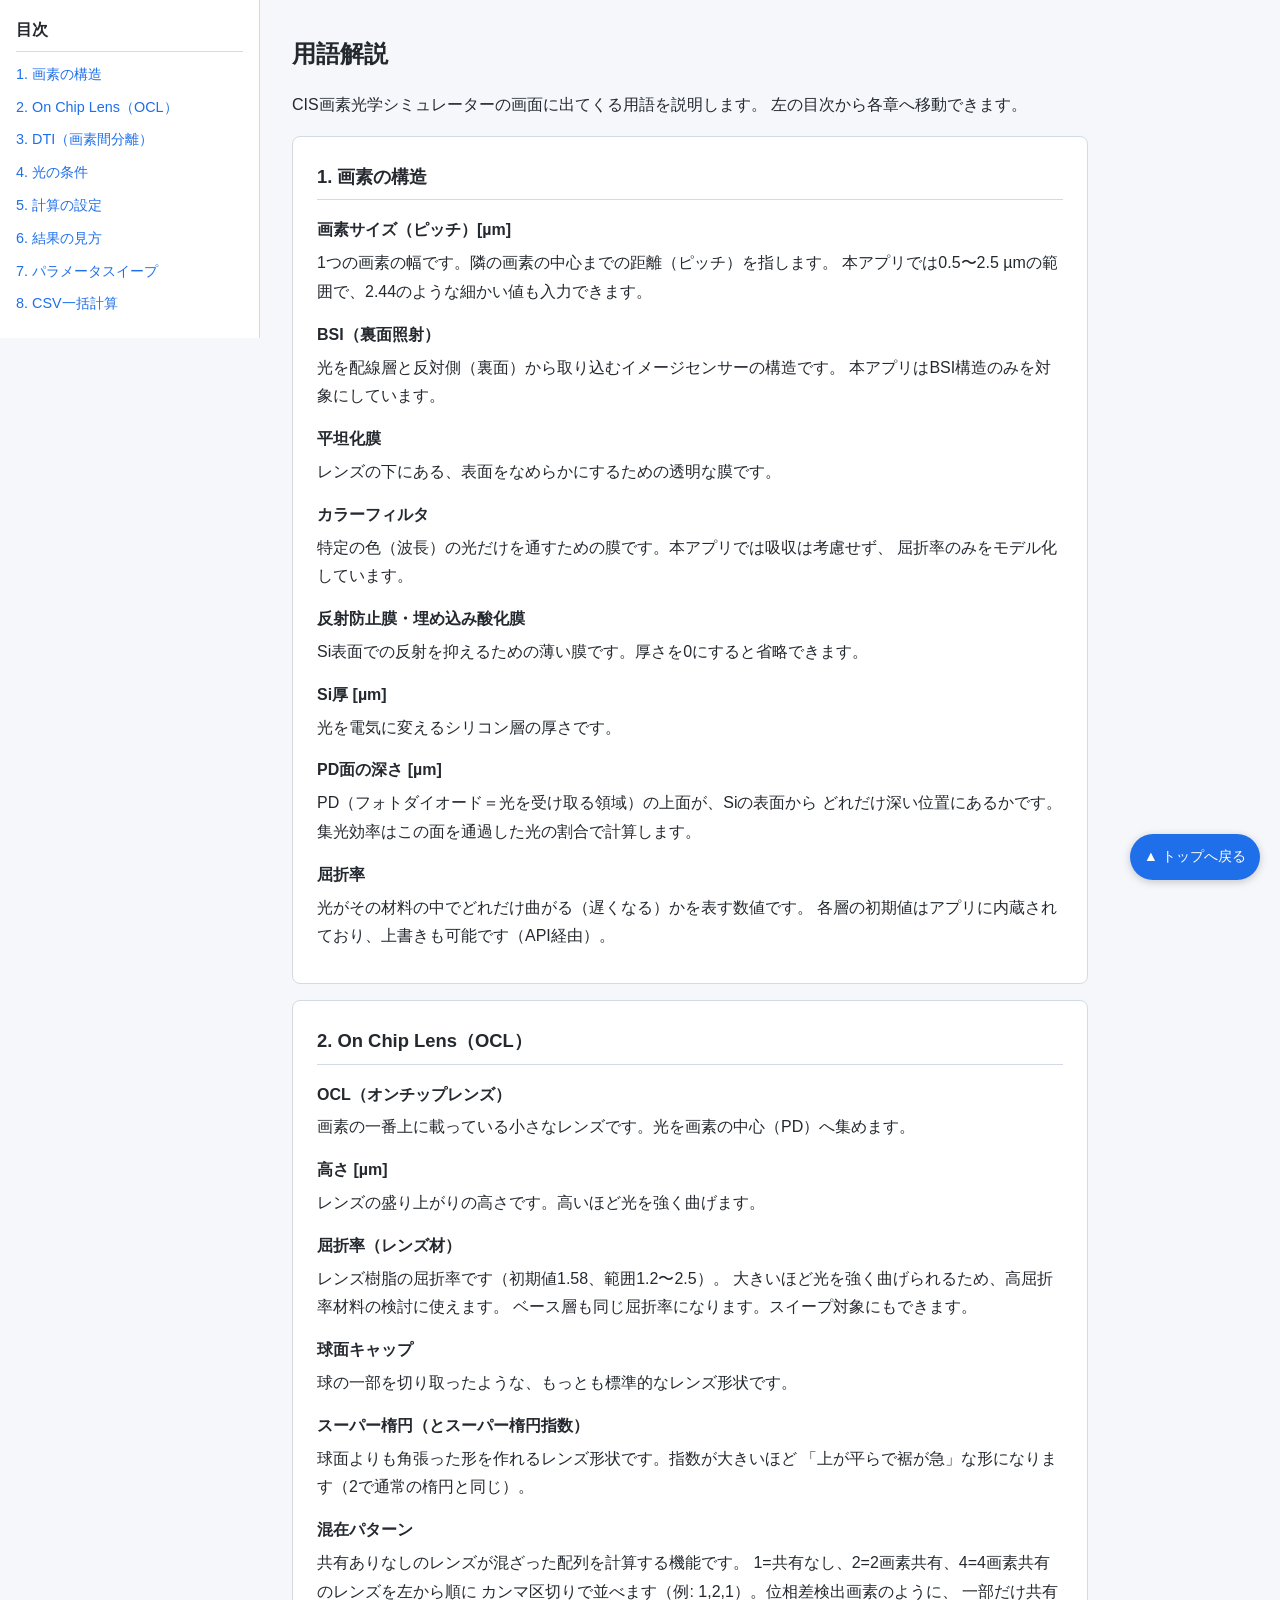
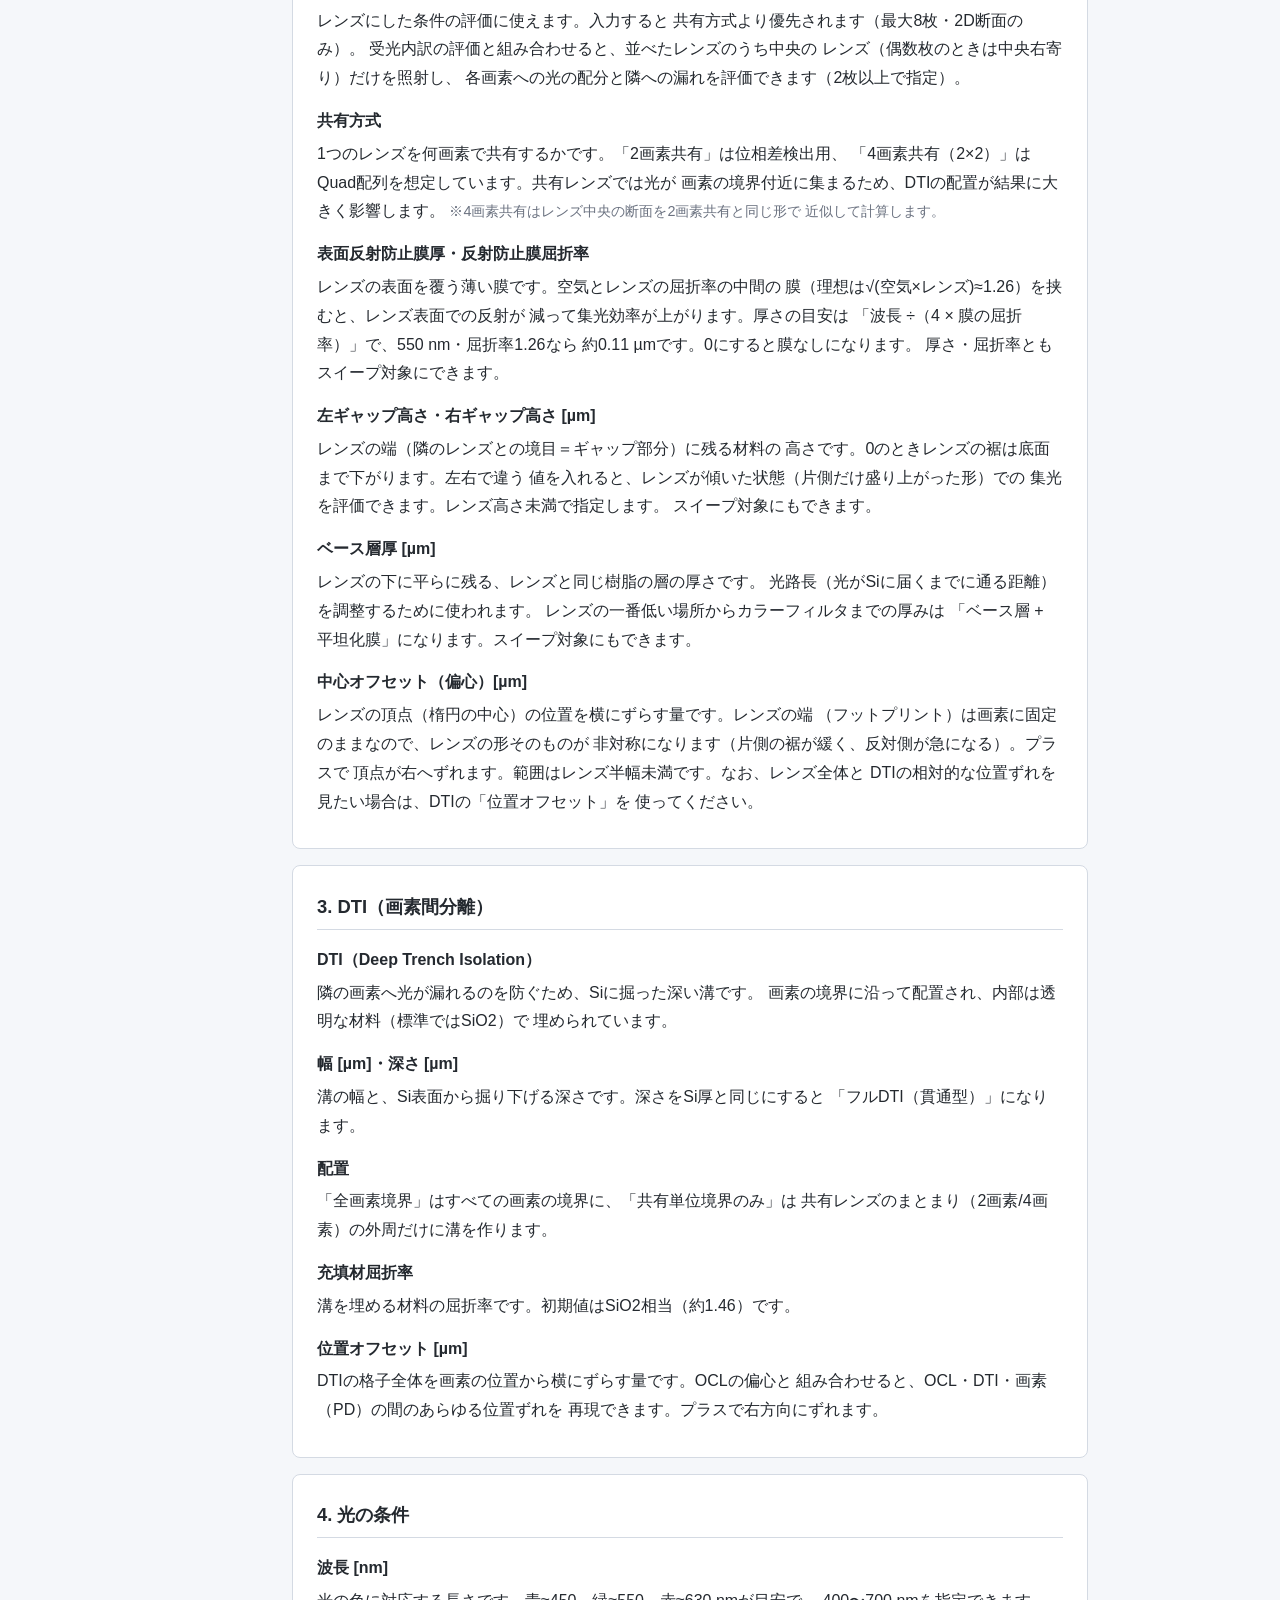
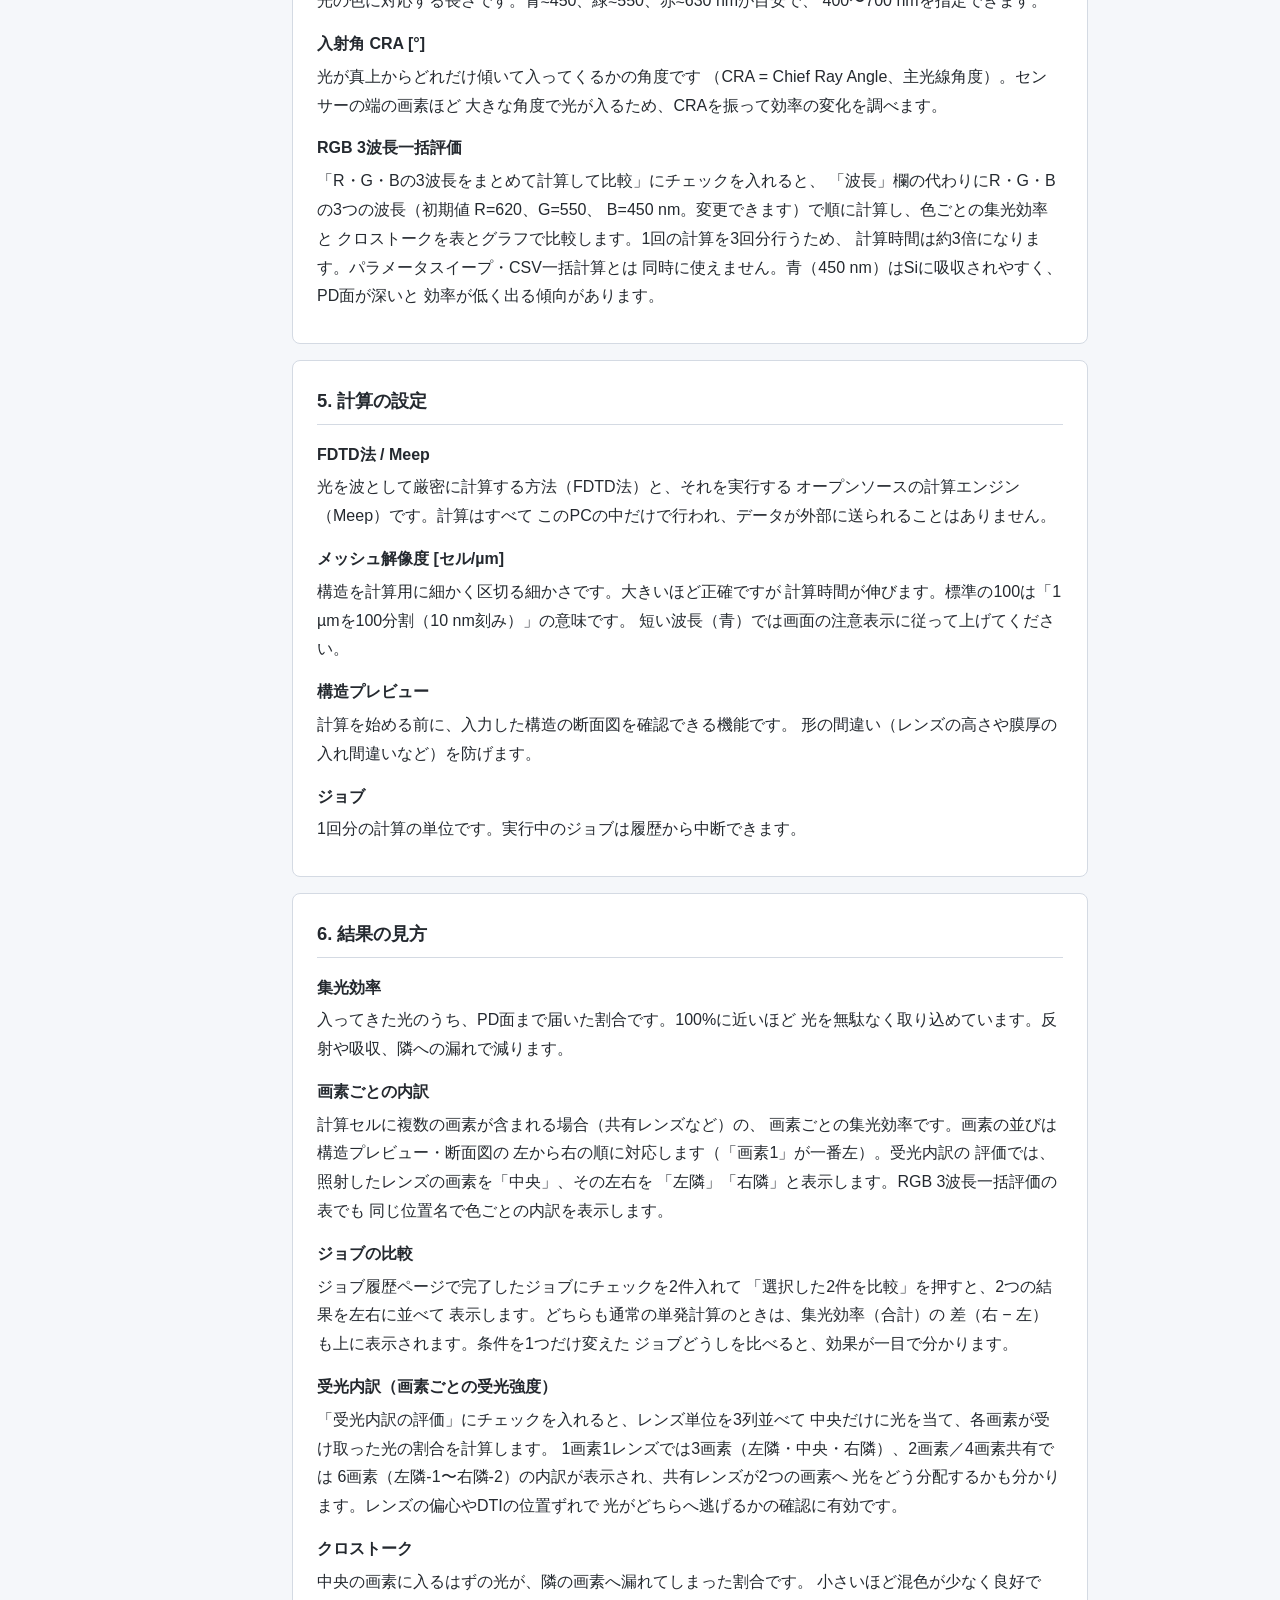
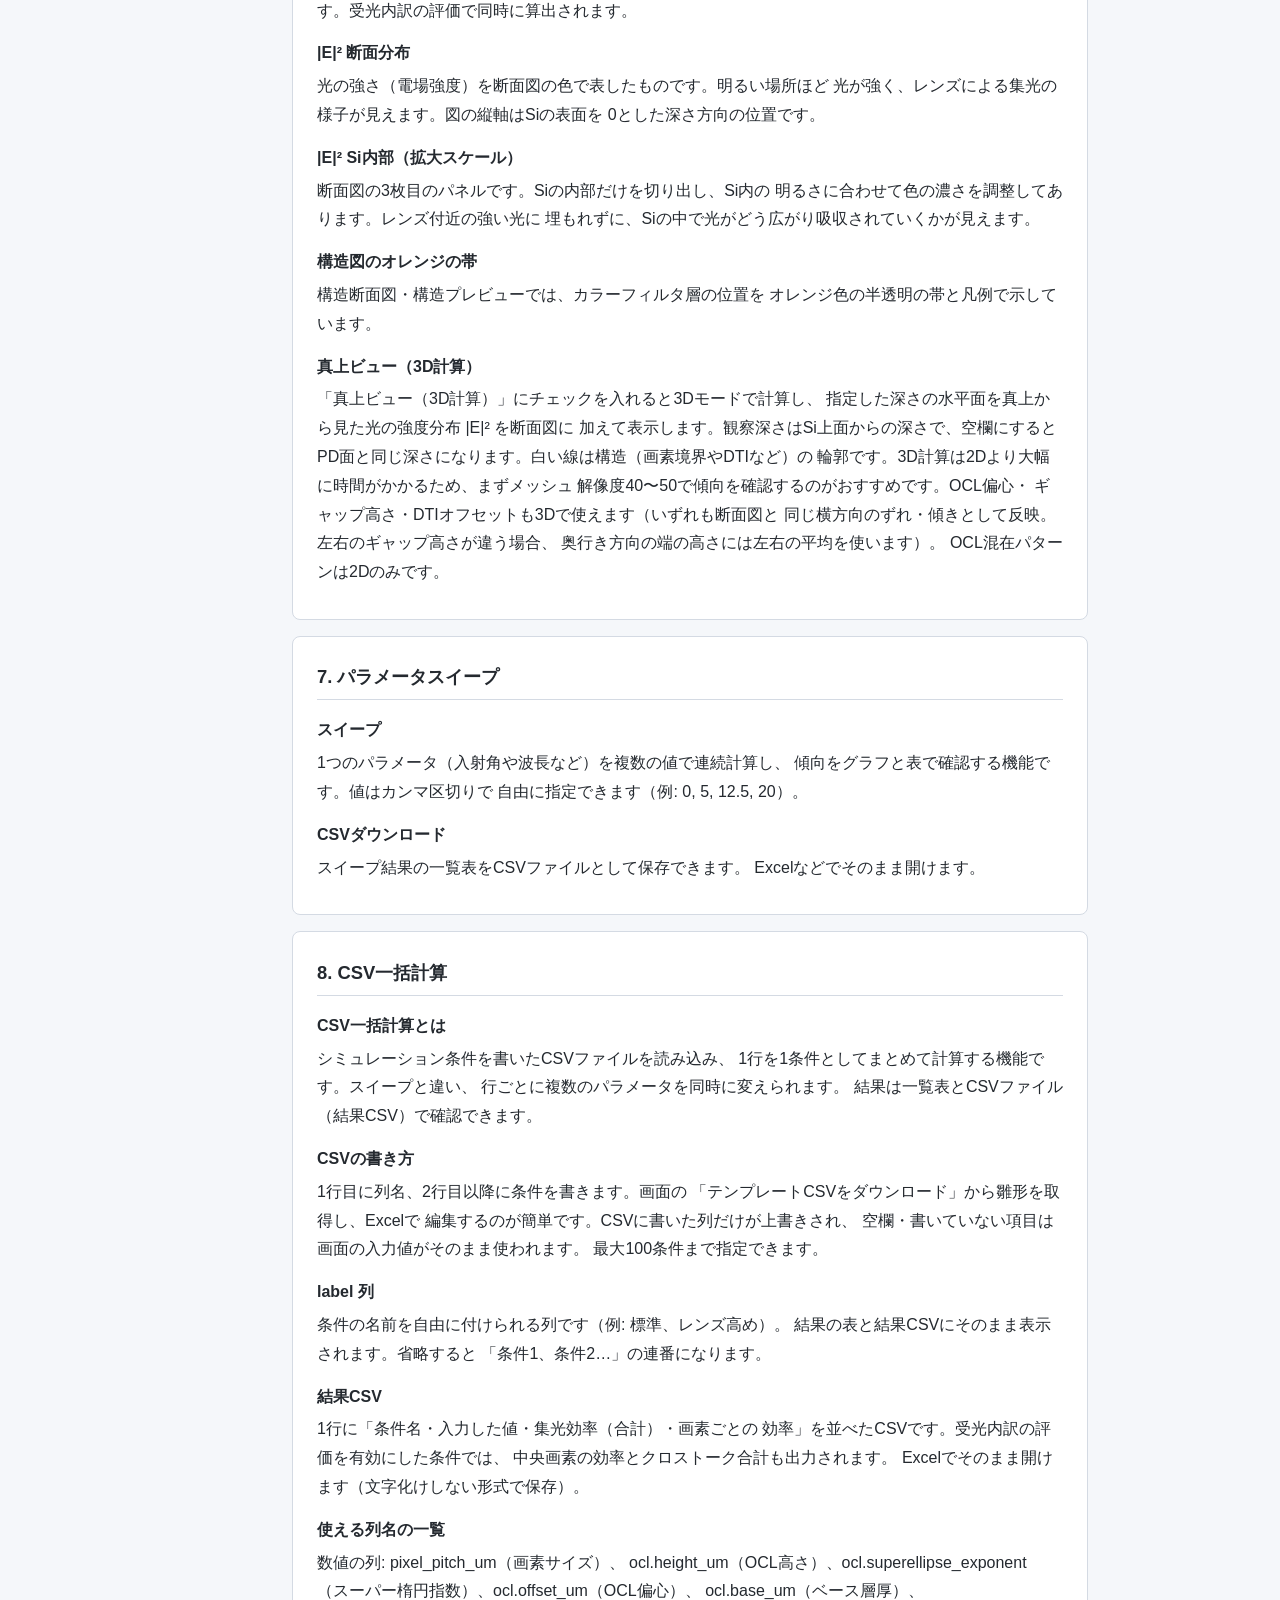
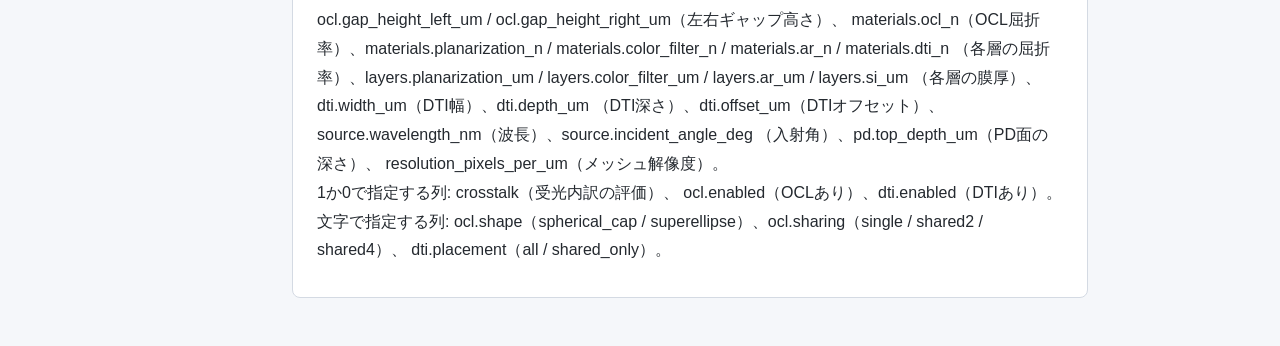
<file: app/static/help.html>
<!DOCTYPE html>
<html lang="ja">
<head>
  <meta charset="UTF-8">
  <meta name="viewport" content="width=device-width, initial-scale=1.0">
  <title>用語解説 — CIS画素光学シミュレーター</title>
  <style>
    :root {
      --color-background: #f5f7fa;
      --color-panel: #ffffff;
      --color-border: #d4dae3;
      --color-text: #24292f;
      --color-text-weak: #6b7280;
      --color-primary: #1f6feb;
      --toc-width: 260px;
      --spacing: 16px;
    }
    * { box-sizing: border-box; }
    body {
      margin: 0;
      font-family: "Hiragino Sans", "Yu Gothic UI", "Meiryo", sans-serif;
      background: var(--color-background);
      color: var(--color-text);
      line-height: 1.8;
    }
    .layout { display: flex; min-height: 100vh; }
    nav {
      width: var(--toc-width);
      flex-shrink: 0;
      background: var(--color-panel);
      border-right: 1px solid var(--color-border);
      padding: var(--spacing);
      position: sticky;
      top: 0;
      align-self: flex-start;
      max-height: 100vh;
      overflow-y: auto;
    }
    nav h2 { font-size: 1rem; margin: 0 0 8px; }
    nav ul { list-style: none; margin: 0; padding: 0; }
    nav li { margin: 4px 0; }
    nav a {
      color: var(--color-primary);
      text-decoration: none;
      font-size: 0.9rem;
    }
    nav a:hover { text-decoration: underline; }
    nav .toc-sub { padding-left: 14px; }
    main {
      flex: 1;
      max-width: 860px;
      padding: calc(var(--spacing) * 2);
    }
    h1 { font-size: 1.5rem; margin-top: 0; }
    section {
      background: var(--color-panel);
      border: 1px solid var(--color-border);
      border-radius: 8px;
      padding: 8px 24px 16px;
      margin-bottom: var(--spacing);
    }
    h2 {
      font-size: 1.15rem;
      border-bottom: 1px solid var(--color-border);
      padding-bottom: 6px;
    }
    dt { font-weight: 600; margin-top: 14px; }
    dd { margin: 4px 0 0 0; color: var(--color-text); }
    .note { color: var(--color-text-weak); font-size: 0.9rem; }
    .back-to-top {
      position: fixed;
      right: 20px;
      bottom: 20px;
      background: var(--color-primary);
      color: #fff;
      text-decoration: none;
      padding: 10px 14px;
      border-radius: 24px;
      font-size: 0.9rem;
      box-shadow: 0 2px 8px rgba(0, 0, 0, 0.2);
    }
    /* 画面幅が狭いときは目次を上部に置き、本文を読みやすく保つ */
    @media (max-width: 800px) {
      .layout { flex-direction: column; }
      nav {
        width: 100%;
        position: static;
        max-height: none;
        border-right: none;
        border-bottom: 1px solid var(--color-border);
      }
      main { padding: var(--spacing); }
    }
  </style>
</head>
<body>
<div class="layout">
  <nav>
    <h2>目次</h2>
    <ul>
      <li><a href="#pixel">1. 画素の構造</a></li>
      <li><a href="#ocl">2. On Chip Lens（OCL）</a></li>
      <li><a href="#dti">3. DTI（画素間分離）</a></li>
      <li><a href="#light">4. 光の条件</a></li>
      <li><a href="#calc">5. 計算の設定</a></li>
      <li><a href="#result">6. 結果の見方</a></li>
      <li><a href="#sweep">7. パラメータスイープ</a></li>
      <li><a href="#batch-csv">8. CSV一括計算</a></li>
    </ul>
  </nav>

  <main id="top">
    <h1>用語解説</h1>
    <p>CIS画素光学シミュレーターの画面に出てくる用語を説明します。
      左の目次から各章へ移動できます。</p>

    <section id="pixel">
      <h2>1. 画素の構造</h2>
      <dl>
        <dt>画素サイズ（ピッチ）[µm]</dt>
        <dd>1つの画素の幅です。隣の画素の中心までの距離（ピッチ）を指します。
          本アプリでは0.5〜2.5 µmの範囲で、2.44のような細かい値も入力できます。</dd>
        <dt>BSI（裏面照射）</dt>
        <dd>光を配線層と反対側（裏面）から取り込むイメージセンサーの構造です。
          本アプリはBSI構造のみを対象にしています。</dd>
        <dt>平坦化膜</dt>
        <dd>レンズの下にある、表面をなめらかにするための透明な膜です。</dd>
        <dt>カラーフィルタ</dt>
        <dd>特定の色（波長）の光だけを通すための膜です。本アプリでは吸収は考慮せず、
          屈折率のみをモデル化しています。</dd>
        <dt>反射防止膜・埋め込み酸化膜</dt>
        <dd>Si表面での反射を抑えるための薄い膜です。厚さを0にすると省略できます。</dd>
        <dt>Si厚 [µm]</dt>
        <dd>光を電気に変えるシリコン層の厚さです。</dd>
        <dt>PD面の深さ [µm]</dt>
        <dd>PD（フォトダイオード＝光を受け取る領域）の上面が、Siの表面から
          どれだけ深い位置にあるかです。集光効率はこの面を通過した光の割合で計算します。</dd>
        <dt>屈折率</dt>
        <dd>光がその材料の中でどれだけ曲がる（遅くなる）かを表す数値です。
          各層の初期値はアプリに内蔵されており、上書きも可能です（API経由）。</dd>
      </dl>
    </section>

    <section id="ocl">
      <h2>2. On Chip Lens（OCL）</h2>
      <dl>
        <dt>OCL（オンチップレンズ）</dt>
        <dd>画素の一番上に載っている小さなレンズです。光を画素の中心（PD）へ集めます。</dd>
        <dt>高さ [µm]</dt>
        <dd>レンズの盛り上がりの高さです。高いほど光を強く曲げます。</dd>
        <dt>屈折率（レンズ材）</dt>
        <dd>レンズ樹脂の屈折率です（初期値1.58、範囲1.2〜2.5）。
          大きいほど光を強く曲げられるため、高屈折率材料の検討に使えます。
          ベース層も同じ屈折率になります。スイープ対象にもできます。</dd>
        <dt>球面キャップ</dt>
        <dd>球の一部を切り取ったような、もっとも標準的なレンズ形状です。</dd>
        <dt>スーパー楕円（とスーパー楕円指数）</dt>
        <dd>球面よりも角張った形を作れるレンズ形状です。指数が大きいほど
          「上が平らで裾が急」な形になります（2で通常の楕円と同じ）。</dd>
        <dt>混在パターン</dt>
        <dd>共有ありなしのレンズが混ざった配列を計算する機能です。
          1=共有なし、2=2画素共有、4=4画素共有のレンズを左から順に
          カンマ区切りで並べます（例: 1,2,1）。位相差検出画素のように、
          一部だけ共有レンズにした条件の評価に使えます。入力すると
          共有方式より優先されます（最大8枚・2D断面のみ）。
          受光内訳の評価と組み合わせると、並べたレンズのうち中央の
          レンズ（偶数枚のときは中央右寄り）だけを照射し、
          各画素への光の配分と隣への漏れを評価できます（2枚以上で指定）。</dd>
        <dt>共有方式</dt>
        <dd>1つのレンズを何画素で共有するかです。「2画素共有」は位相差検出用、
          「4画素共有（2×2）」はQuad配列を想定しています。共有レンズでは光が
          画素の境界付近に集まるため、DTIの配置が結果に大きく影響します。
          <span class="note">※4画素共有はレンズ中央の断面を2画素共有と同じ形で
          近似して計算します。</span></dd>
        <dt>表面反射防止膜厚・反射防止膜屈折率</dt>
        <dd>レンズの表面を覆う薄い膜です。空気とレンズの屈折率の中間の
          膜（理想は√(空気×レンズ)≈1.26）を挟むと、レンズ表面での反射が
          減って集光効率が上がります。厚さの目安は
          「波長 ÷（4 × 膜の屈折率）」で、550 nm・屈折率1.26なら
          約0.11 µmです。0にすると膜なしになります。
          厚さ・屈折率ともスイープ対象にできます。</dd>
        <dt>左ギャップ高さ・右ギャップ高さ [µm]</dt>
        <dd>レンズの端（隣のレンズとの境目＝ギャップ部分）に残る材料の
          高さです。0のときレンズの裾は底面まで下がります。左右で違う
          値を入れると、レンズが傾いた状態（片側だけ盛り上がった形）での
          集光を評価できます。レンズ高さ未満で指定します。
          スイープ対象にもできます。</dd>
        <dt>ベース層厚 [µm]</dt>
        <dd>レンズの下に平らに残る、レンズと同じ樹脂の層の厚さです。
          光路長（光がSiに届くまでに通る距離）を調整するために使われます。
          レンズの一番低い場所からカラーフィルタまでの厚みは
          「ベース層 + 平坦化膜」になります。スイープ対象にもできます。</dd>
        <dt>中心オフセット（偏心）[µm]</dt>
        <dd>レンズの頂点（楕円の中心）の位置を横にずらす量です。レンズの端
          （フットプリント）は画素に固定のままなので、レンズの形そのものが
          非対称になります（片側の裾が緩く、反対側が急になる）。プラスで
          頂点が右へずれます。範囲はレンズ半幅未満です。なお、レンズ全体と
          DTIの相対的な位置ずれを見たい場合は、DTIの「位置オフセット」を
          使ってください。</dd>
      </dl>
    </section>

    <section id="dti">
      <h2>3. DTI（画素間分離）</h2>
      <dl>
        <dt>DTI（Deep Trench Isolation）</dt>
        <dd>隣の画素へ光が漏れるのを防ぐため、Siに掘った深い溝です。
          画素の境界に沿って配置され、内部は透明な材料（標準ではSiO2）で
          埋められています。</dd>
        <dt>幅 [µm]・深さ [µm]</dt>
        <dd>溝の幅と、Si表面から掘り下げる深さです。深さをSi厚と同じにすると
          「フルDTI（貫通型）」になります。</dd>
        <dt>配置</dt>
        <dd>「全画素境界」はすべての画素の境界に、「共有単位境界のみ」は
          共有レンズのまとまり（2画素/4画素）の外周だけに溝を作ります。</dd>
        <dt>充填材屈折率</dt>
        <dd>溝を埋める材料の屈折率です。初期値はSiO2相当（約1.46）です。</dd>
        <dt>位置オフセット [µm]</dt>
        <dd>DTIの格子全体を画素の位置から横にずらす量です。OCLの偏心と
          組み合わせると、OCL・DTI・画素（PD）の間のあらゆる位置ずれを
          再現できます。プラスで右方向にずれます。</dd>
      </dl>
    </section>

    <section id="light">
      <h2>4. 光の条件</h2>
      <dl>
        <dt>波長 [nm]</dt>
        <dd>光の色に対応する長さです。青≈450、緑≈550、赤≈630 nmが目安で、
          400〜700 nmを指定できます。</dd>
        <dt>入射角 CRA [°]</dt>
        <dd>光が真上からどれだけ傾いて入ってくるかの角度です
          （CRA = Chief Ray Angle、主光線角度）。センサーの端の画素ほど
          大きな角度で光が入るため、CRAを振って効率の変化を調べます。</dd>
        <dt>RGB 3波長一括評価</dt>
        <dd>「R・G・Bの3波長をまとめて計算して比較」にチェックを入れると、
          「波長」欄の代わりにR・G・Bの3つの波長（初期値 R=620、G=550、
          B=450 nm。変更できます）で順に計算し、色ごとの集光効率と
          クロストークを表とグラフで比較します。1回の計算を3回分行うため、
          計算時間は約3倍になります。パラメータスイープ・CSV一括計算とは
          同時に使えません。青（450 nm）はSiに吸収されやすく、PD面が深いと
          効率が低く出る傾向があります。</dd>
      </dl>
    </section>

    <section id="calc">
      <h2>5. 計算の設定</h2>
      <dl>
        <dt>FDTD法 / Meep</dt>
        <dd>光を波として厳密に計算する方法（FDTD法）と、それを実行する
          オープンソースの計算エンジン（Meep）です。計算はすべて
          このPCの中だけで行われ、データが外部に送られることはありません。</dd>
        <dt>メッシュ解像度 [セル/µm]</dt>
        <dd>構造を計算用に細かく区切る細かさです。大きいほど正確ですが
          計算時間が伸びます。標準の100は「1 µmを100分割（10 nm刻み）」の意味です。
          短い波長（青）では画面の注意表示に従って上げてください。</dd>
        <dt>構造プレビュー</dt>
        <dd>計算を始める前に、入力した構造の断面図を確認できる機能です。
          形の間違い（レンズの高さや膜厚の入れ間違いなど）を防げます。</dd>
        <dt>ジョブ</dt>
        <dd>1回分の計算の単位です。実行中のジョブは履歴から中断できます。</dd>
      </dl>
    </section>

    <section id="result">
      <h2>6. 結果の見方</h2>
      <dl>
        <dt>集光効率</dt>
        <dd>入ってきた光のうち、PD面まで届いた割合です。100%に近いほど
          光を無駄なく取り込めています。反射や吸収、隣への漏れで減ります。</dd>
        <dt>画素ごとの内訳</dt>
        <dd>計算セルに複数の画素が含まれる場合（共有レンズなど）の、
          画素ごとの集光効率です。画素の並びは構造プレビュー・断面図の
          左から右の順に対応します（「画素1」が一番左）。受光内訳の
          評価では、照射したレンズの画素を「中央」、その左右を
          「左隣」「右隣」と表示します。RGB 3波長一括評価の表でも
          同じ位置名で色ごとの内訳を表示します。</dd>
        <dt>ジョブの比較</dt>
        <dd>ジョブ履歴ページで完了したジョブにチェックを2件入れて
          「選択した2件を比較」を押すと、2つの結果を左右に並べて
          表示します。どちらも通常の単発計算のときは、集光効率（合計）の
          差（右 − 左）も上に表示されます。条件を1つだけ変えた
          ジョブどうしを比べると、効果が一目で分かります。</dd>
        <dt>受光内訳（画素ごとの受光強度）</dt>
        <dd>「受光内訳の評価」にチェックを入れると、レンズ単位を3列並べて
          中央だけに光を当て、各画素が受け取った光の割合を計算します。
          1画素1レンズでは3画素（左隣・中央・右隣）、2画素／4画素共有では
          6画素（左隣-1〜右隣-2）の内訳が表示され、共有レンズが2つの画素へ
          光をどう分配するかも分かります。レンズの偏心やDTIの位置ずれで
          光がどちらへ逃げるかの確認に有効です。</dd>
        <dt>クロストーク</dt>
        <dd>中央の画素に入るはずの光が、隣の画素へ漏れてしまった割合です。
          小さいほど混色が少なく良好です。受光内訳の評価で同時に算出されます。</dd>
        <dt>|E|² 断面分布</dt>
        <dd>光の強さ（電場強度）を断面図の色で表したものです。明るい場所ほど
          光が強く、レンズによる集光の様子が見えます。図の縦軸はSiの表面を
          0とした深さ方向の位置です。</dd>
        <dt>|E|² Si内部（拡大スケール）</dt>
        <dd>断面図の3枚目のパネルです。Siの内部だけを切り出し、Si内の
          明るさに合わせて色の濃さを調整してあります。レンズ付近の強い光に
          埋もれずに、Siの中で光がどう広がり吸収されていくかが見えます。</dd>
        <dt>構造図のオレンジの帯</dt>
        <dd>構造断面図・構造プレビューでは、カラーフィルタ層の位置を
          オレンジ色の半透明の帯と凡例で示しています。</dd>
        <dt>真上ビュー（3D計算）</dt>
        <dd>「真上ビュー（3D計算）」にチェックを入れると3Dモードで計算し、
          指定した深さの水平面を真上から見た光の強度分布 |E|² を断面図に
          加えて表示します。観察深さはSi上面からの深さで、空欄にすると
          PD面と同じ深さになります。白い線は構造（画素境界やDTIなど）の
          輪郭です。3D計算は2Dより大幅に時間がかかるため、まずメッシュ
          解像度40〜50で傾向を確認するのがおすすめです。OCL偏心・
          ギャップ高さ・DTIオフセットも3Dで使えます（いずれも断面図と
          同じ横方向のずれ・傾きとして反映。左右のギャップ高さが違う場合、
          奥行き方向の端の高さには左右の平均を使います）。
          OCL混在パターンは2Dのみです。</dd>
      </dl>
    </section>

    <section id="sweep">
      <h2>7. パラメータスイープ</h2>
      <dl>
        <dt>スイープ</dt>
        <dd>1つのパラメータ（入射角や波長など）を複数の値で連続計算し、
          傾向をグラフと表で確認する機能です。値はカンマ区切りで
          自由に指定できます（例: 0, 5, 12.5, 20）。</dd>
        <dt>CSVダウンロード</dt>
        <dd>スイープ結果の一覧表をCSVファイルとして保存できます。
          Excelなどでそのまま開けます。</dd>
      </dl>
    </section>

    <section id="batch-csv">
      <h2>8. CSV一括計算</h2>
      <dl>
        <dt>CSV一括計算とは</dt>
        <dd>シミュレーション条件を書いたCSVファイルを読み込み、
          1行を1条件としてまとめて計算する機能です。スイープと違い、
          行ごとに複数のパラメータを同時に変えられます。
          結果は一覧表とCSVファイル（結果CSV）で確認できます。</dd>
        <dt>CSVの書き方</dt>
        <dd>1行目に列名、2行目以降に条件を書きます。画面の
          「テンプレートCSVをダウンロード」から雛形を取得し、Excelで
          編集するのが簡単です。CSVに書いた列だけが上書きされ、
          空欄・書いていない項目は画面の入力値がそのまま使われます。
          最大100条件まで指定できます。</dd>
        <dt>label 列</dt>
        <dd>条件の名前を自由に付けられる列です（例: 標準、レンズ高め）。
          結果の表と結果CSVにそのまま表示されます。省略すると
          「条件1、条件2…」の連番になります。</dd>
        <dt>結果CSV</dt>
        <dd>1行に「条件名・入力した値・集光効率（合計）・画素ごとの
          効率」を並べたCSVです。受光内訳の評価を有効にした条件では、
          中央画素の効率とクロストーク合計も出力されます。
          Excelでそのまま開けます（文字化けしない形式で保存）。</dd>
        <dt>使える列名の一覧</dt>
        <dd>数値の列: pixel_pitch_um（画素サイズ）、
          ocl.height_um（OCL高さ）、ocl.superellipse_exponent
          （スーパー楕円指数）、ocl.offset_um（OCL偏心）、
          ocl.base_um（ベース層厚）、ocl.gap_height_left_um /
          ocl.gap_height_right_um（左右ギャップ高さ）、
          materials.ocl_n（OCL屈折率）、materials.planarization_n /
          materials.color_filter_n / materials.ar_n / materials.dti_n
          （各層の屈折率）、layers.planarization_um /
          layers.color_filter_um / layers.ar_um / layers.si_um
          （各層の膜厚）、dti.width_um（DTI幅）、dti.depth_um
          （DTI深さ）、dti.offset_um（DTIオフセット）、
          source.wavelength_nm（波長）、source.incident_angle_deg
          （入射角）、pd.top_depth_um（PD面の深さ）、
          resolution_pixels_per_um（メッシュ解像度）。<br>
          1か0で指定する列: crosstalk（受光内訳の評価）、
          ocl.enabled（OCLあり）、dti.enabled（DTIあり）。<br>
          文字で指定する列: ocl.shape（spherical_cap /
          superellipse）、ocl.sharing（single / shared2 / shared4）、
          dti.placement（all / shared_only）。</dd>
      </dl>
    </section>
  </main>
</div>

<a href="#top" class="back-to-top">▲ トップへ戻る</a>
</body>
</html>
</file>
